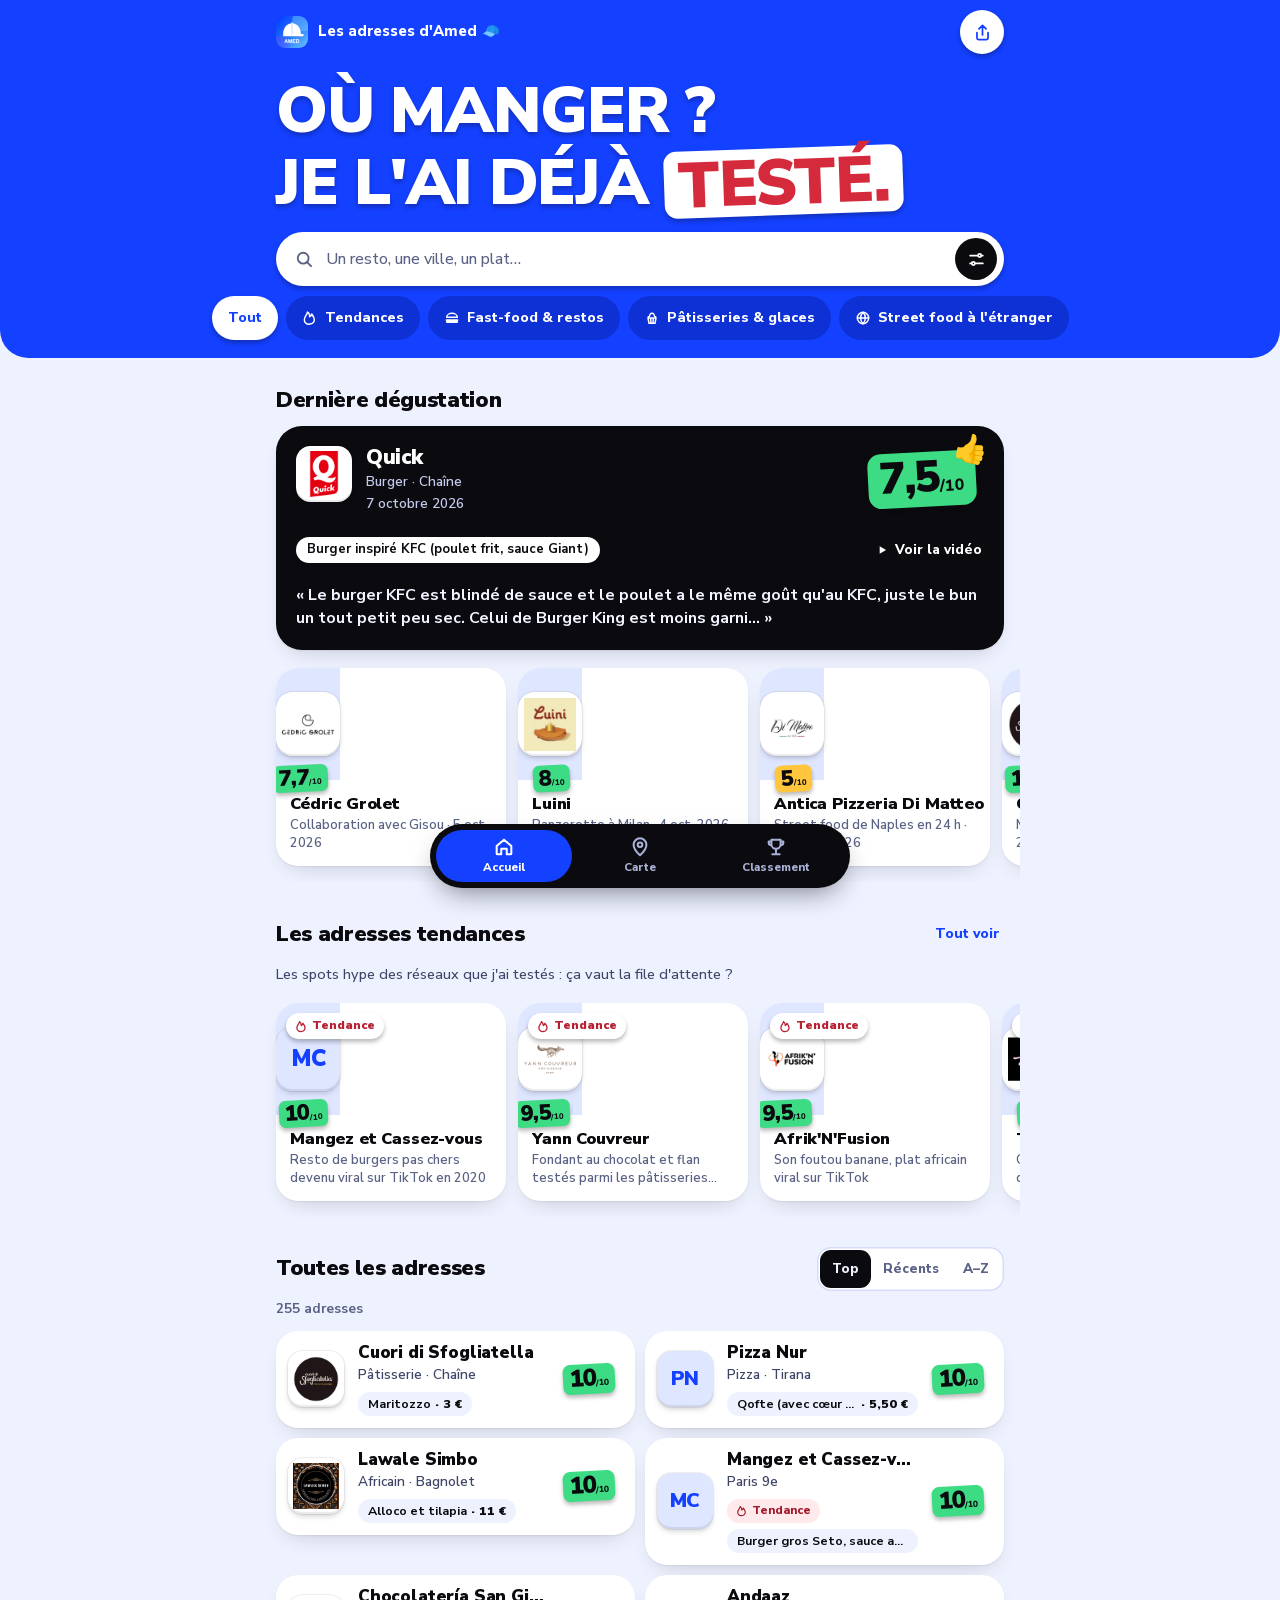
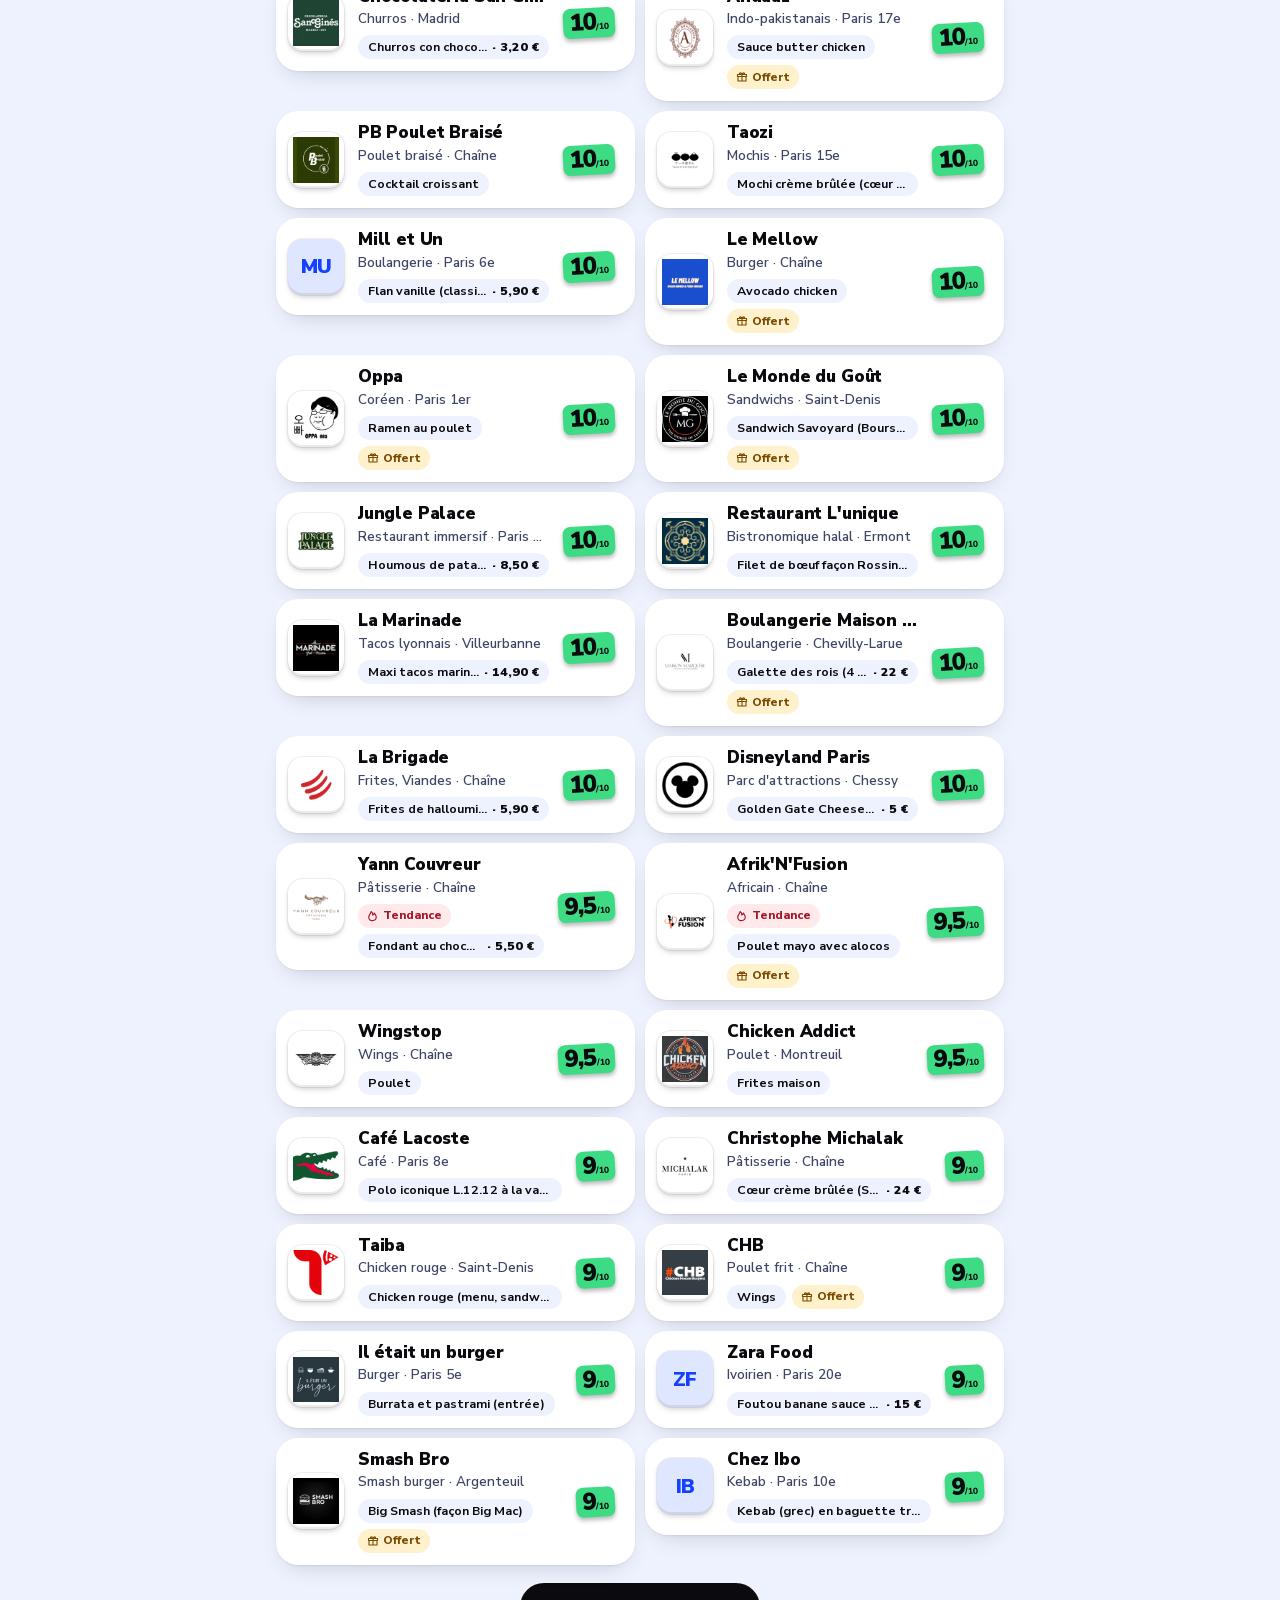
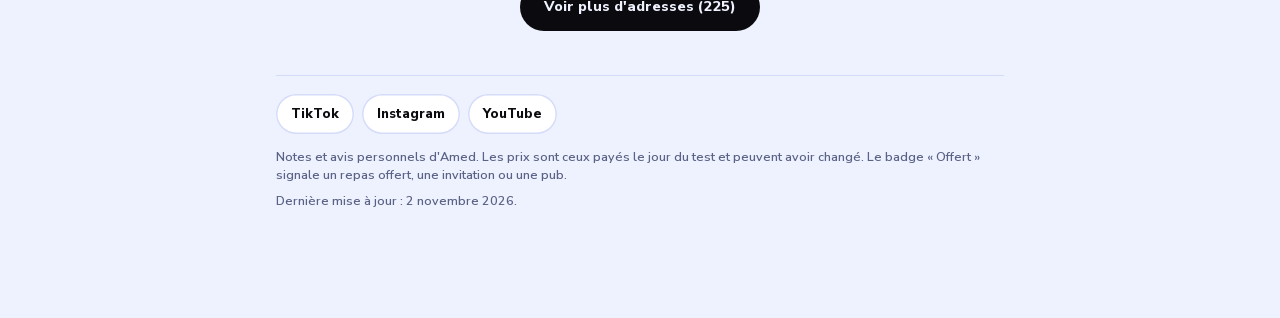
<file: index.html>
<!doctype html>
<html lang="fr">
<head>
  <meta charset="utf-8">
  <meta name="viewport" content="width=device-width, initial-scale=1, viewport-fit=cover">
  <title>Les adresses d'Amed 🧢</title>
  <meta name="description" content="Tous les fast-foods, restos, pâtisseries et street food testés par Amed (Cabezer) sur TikTok, Instagram et YouTube : notes sur 10, avis, plats goûtés, prix et vidéos.">
  <meta name="theme-color" content="#1440FF">
  <meta property="og:title" content="Les adresses d'Amed 🧢">
  <meta property="og:description" content="Les adresses testées par Amed, notées sur 10, avec ses avis et ses vidéos.">
  <meta property="og:type" content="website">
  <link rel="icon" href="assets/icons/icon.svg" type="image/svg+xml">
  <link rel="apple-touch-icon" href="assets/icons/apple-touch-icon.png">
  <link rel="manifest" href="manifest.webmanifest">
  <meta name="apple-mobile-web-app-capable" content="yes">
  <meta name="apple-mobile-web-app-status-bar-style" content="black-translucent">
  <meta name="apple-mobile-web-app-title" content="Adresses d'Amed">
  <link rel="stylesheet" href="assets/style.css?v=34">
</head>
<body>
  <svg width="0" height="0" style="position:absolute" aria-hidden="true">
    <symbol id="i-home" viewBox="0 0 24 24"><path d="M4 11 12 4l8 7v8a1 1 0 0 1-1 1h-4v-6H9v6H5a1 1 0 0 1-1-1z"/></symbol>
    <symbol id="i-map" viewBox="0 0 24 24"><path d="M12 21s7-6.2 7-11.5a7 7 0 0 0-14 0C5 14.8 12 21 12 21z"/><circle cx="12" cy="9.5" r="2.5"/></symbol>
    <symbol id="i-trophy" viewBox="0 0 24 24"><path d="M7 4h10v5a5 5 0 0 1-10 0zM7 6H4v1a3 3 0 0 0 3 3M17 6h3v1a3 3 0 0 1-3 3M12 14v4M8 20h8"/></symbol>
    <symbol id="i-search" viewBox="0 0 24 24"><circle cx="11" cy="11" r="6.5"/><path d="m16 16 4.5 4.5"/></symbol>
    <symbol id="i-sliders" viewBox="0 0 24 24"><path d="M4 7h10M18 7h2M4 17h2M10 17h10"/><circle cx="16" cy="7" r="2"/><circle cx="8" cy="17" r="2"/></symbol>
    <symbol id="i-close" viewBox="0 0 24 24"><path d="M6 6l12 12M18 6 6 18"/></symbol>
    <symbol id="i-share" viewBox="0 0 24 24"><path d="M12 15V3M7.5 7.5 12 3l4.5 4.5M5 12v7a2 2 0 0 0 2 2h10a2 2 0 0 0 2-2v-7"/></symbol>
    <symbol id="i-pin" viewBox="0 0 24 24"><path d="M12 21s-7-6.2-7-12a7 7 0 0 1 14 0c0 5.8-7 12-7 12z"/><circle cx="12" cy="9" r="2.5"/></symbol>
    <symbol id="i-route" viewBox="0 0 24 24"><path d="M5 19a2 2 0 1 0 0-4 2 2 0 0 0 0 4zM19 9a2 2 0 1 0 0-4 2 2 0 0 0 0 4zM7 17h7a3 3 0 0 0 0-6h-4a3 3 0 0 1 0-6h7"/></symbol>
    <symbol id="i-play" viewBox="0 0 24 24"><path d="M8 5.5v13l11-6.5z" fill="currentColor" stroke="none"/></symbol>
    <symbol id="i-plus" viewBox="0 0 24 24"><path d="M12 5v14M5 12h14"/></symbol>
    <symbol id="i-minus" viewBox="0 0 24 24"><path d="M5 12h14"/></symbol>
    <symbol id="i-flame" viewBox="0 0 24 24"><path d="M12 21a6.5 6.5 0 0 0 6.5-6.5c0-3.6-2.4-5.8-3.8-8.5-.6 2.3-1.8 3.6-3.2 4.2.3-2.9-.8-5.6-3.3-7.2.3 3.4-4.7 6.3-4.7 11.5A6.5 6.5 0 0 0 12 21z"/></symbol>
    <symbol id="i-gift" viewBox="0 0 24 24"><path d="M4 11h16v9H4zM3 7h18v4H3zM12 7v13M12 7S10.5 3 8 3.8 7.5 7 12 7zm0 0s1.5-4 4-3.2.5 3.2-4 3.2z"/></symbol>
    <symbol id="i-burger" viewBox="0 0 24 24"><path d="M4 11a8 6 0 0 1 16 0zM3.5 15h17M5 18.5h14a1 1 0 0 0 1-1V17H4v.5a1 1 0 0 0 1 1z"/></symbol>
    <symbol id="i-cake" viewBox="0 0 24 24"><path d="M6 12h12l-1.5 8h-9zM6 12a3 3 0 0 1 2.5-3A3.5 3.5 0 0 1 12 5a3.5 3.5 0 0 1 3.5 4A3 3 0 0 1 18 12M10 12l.5 8M14 12l-.5 8"/></symbol>
    <symbol id="i-globe" viewBox="0 0 24 24"><circle cx="12" cy="12" r="8.5"/><path d="M3.5 12h17M12 3.5c2.4 2.4 3.5 5.2 3.5 8.5s-1.1 6.1-3.5 8.5c-2.4-2.4-3.5-5.2-3.5-8.5s1.1-6.1 3.5-8.5z"/></symbol>
  </svg>

  <div class="app" id="app">
    <!-- Accueil -->
    <section class="view" id="view-home" aria-label="Accueil">
      <header class="band">
        <div class="brandrow">
          <a class="brand" href="./" aria-label="Les adresses d'Amed, accueil">
            <img src="assets/icons/icon-192.png" alt="" width="32" height="32">
            <span>Les adresses d'Amed 🧢</span>
          </a>
          <button class="round-btn" id="share-site" aria-label="Partager le guide"><svg><use href="#i-share"/></svg></button>
        </div>
        <h1 class="headline">Où manger ?<br>Je l'ai déjà <span class="label-red">testé.</span></h1>
      </header>

      <div class="searchbar" id="searchbar">
        <div class="search">
          <svg aria-hidden="true"><use href="#i-search"/></svg>
          <label class="visually-hidden" for="q">Rechercher une adresse</label>
          <input id="q" type="search" placeholder="Un resto, une ville, un plat…" autocomplete="off" enterkeyhint="search">
          <button type="button" class="filter-btn" id="open-filters" aria-label="Filtres" aria-haspopup="dialog">
            <svg aria-hidden="true"><use href="#i-sliders"/></svg>
            <span class="badge" id="filter-count" hidden></span>
          </button>
        </div>
      </div>
      <div class="pills" id="cats" role="group" aria-label="Catégories"></div>

      <main class="page">
        <section class="section" id="sec-new">
          <div class="section__head"><h2>Dernière dégustation</h2></div>
          <div id="featured"></div>
          <div class="carousel" id="latest" aria-label="Dégustations précédentes"></div>
        </section>

        <section class="section" id="sec-hot" hidden>
          <div class="section__head">
            <h2>Les adresses tendances</h2>
            <button class="link-btn" data-cat-link="tendances">Tout voir</button>
          </div>
          <p class="section__lead">Les spots hype des réseaux que j'ai testés : ça vaut la file d'attente ?</p>
          <div class="carousel" id="hot"></div>
        </section>

        <section class="section" id="sec-all">
          <div class="section__head">
            <h2 id="list-title">Toutes les adresses</h2>
            <div class="segmented" role="radiogroup" aria-label="Trier par" id="sort">
              <button role="radio" aria-checked="true" data-sort="note">Top</button>
              <button role="radio" aria-checked="false" data-sort="recent">Récents</button>
              <button role="radio" aria-checked="false" data-sort="nom">A–Z</button>
            </div>
          </div>
          <p class="count" id="count" aria-live="polite"></p>
          <ul class="rows" id="cards"></ul>
          <button class="more" id="more" hidden>Voir plus d'adresses</button>
          <div class="empty" id="empty" hidden>
            <p class="empty__big">Rien trouvé.</p>
            <p>Je n'ai pas encore testé ça. Essaie un autre mot ou enlève des filtres.</p>
            <button class="btn btn--ink" id="reset-empty">Tout réafficher</button>
          </div>
        </section>
        <footer class="footer"></footer>
      </main>
    </section>

    <!-- Carte -->
    <section class="view" id="view-map" aria-label="Carte" hidden>
      <header class="band band--slim"><h1 class="page-title">La carte</h1><p class="page-sub" id="map-note"></p></header>
      <div class="map-wrap"><div id="map" class="map"></div></div>
    </section>

    <!-- Classement -->
    <section class="view" id="view-top" aria-label="Classement" hidden>
      <header class="band band--slim">
        <h1 class="page-title">Le classement</h1>
        <p class="page-sub">Mes meilleures adresses, les plats qui m'ont marqué et les déceptions.</p>
        <div class="podium" id="podium"></div>
      </header>
      <main class="page">
        <section class="section"><div class="section__head"><h2>Mon top 10</h2></div><ol class="rows rows--rank" id="top"></ol></section>
        <section class="section"><div class="section__head"><h2>Les meilleurs plats</h2></div><ol class="rows rows--rank" id="top-plats"></ol></section>
        <section class="section"><div class="section__head"><h2>Les déceptions</h2></div><ol class="rows rows--rank" id="flop"></ol></section>
        <footer class="footer"></footer>
      </main>
    </section>
  </div>

  <template id="footer-tpl">
    <div class="socials">
      <a href="https://www.tiktok.com/@cabezer225" target="_blank" rel="noopener">TikTok</a>
      <a href="https://www.instagram.com/cabezer/" target="_blank" rel="noopener">Instagram</a>
      <a href="https://www.youtube.com/@cabezer225" target="_blank" rel="noopener">YouTube</a>
    </div>
    <p>Notes et avis personnels d'Amed. Les prix sont ceux payés le jour du test et peuvent avoir changé. Le badge « Offert » signale un repas offert, une invitation ou une pub.</p>
    <p class="maj"></p>
  </template>

  <nav class="tabbar" aria-label="Navigation">
    <span class="tabbar__glider" aria-hidden="true"></span>
    <button class="tab is-active" data-view="home" aria-current="page"><svg aria-hidden="true"><use href="#i-home"/></svg><span>Accueil</span></button>
    <button class="tab" data-view="map"><svg aria-hidden="true"><use href="#i-map"/></svg><span>Carte</span></button>
    <button class="tab" data-view="top"><svg aria-hidden="true"><use href="#i-trophy"/></svg><span>Classement</span></button>
  </nav>

  <div class="install" id="install" hidden>
    <img src="assets/icons/icon-192.png" alt="" width="40" height="40">
    <p><b>Mets le guide sur ton écran d'accueil</b><span id="install-txt">Il s'ouvre comme une appli.</span></p>
    <button class="btn btn--sm" id="install-go">Ajouter</button>
    <button class="round-btn round-btn--sm round-btn--soft" id="install-close" aria-label="Fermer"><svg><use href="#i-close"/></svg></button>
  </div>

  <dialog class="sheet" id="sheet" aria-labelledby="sheet-title">
    <div class="sheet__grab" aria-hidden="true"></div>
    <div class="sheet__body" id="sheet-body"></div>
  </dialog>

  <dialog class="sheet sheet--filters" id="filters" aria-labelledby="filters-title">
    <div class="sheet__grab" aria-hidden="true"></div>
    <div class="sheet__body">
      <div class="filters-head" data-drag>
        <h2 id="filters-title">Filtres</h2>
        <button class="round-btn round-btn--soft" data-close aria-label="Fermer"><svg><use href="#i-close"/></svg></button>
      </div>
      <h3 class="label">Ville</h3>
      <div class="chips" id="f-ville"></div>
      <h3 class="label">Type d'adresse</h3>
      <div class="chips" id="f-type">
        <button class="chip-btn is-on" data-v="">Toutes</button>
        <button class="chip-btn" data-v="chaine">Chaînes</button>
        <button class="chip-btn" data-v="independant">Indépendants</button>
      </div>
      <h3 class="label">Note minimum <output id="f-note-out">toutes</output></h3>
      <input type="range" id="f-note" min="0" max="9" step="1" value="0" aria-label="Note minimum">
      <label class="toggle"><input type="checkbox" id="f-rated"> <span>Seulement les adresses déjà notées</span></label>
      <div class="filters-foot">
        <button class="btn btn--soft" id="f-reset">Réinitialiser</button>
        <button class="btn" data-close id="f-apply">Voir les adresses</button>
      </div>
    </div>
  </dialog>

  <script src="assets/app.js?v=34" defer></script>
</body>
</html>
</file>
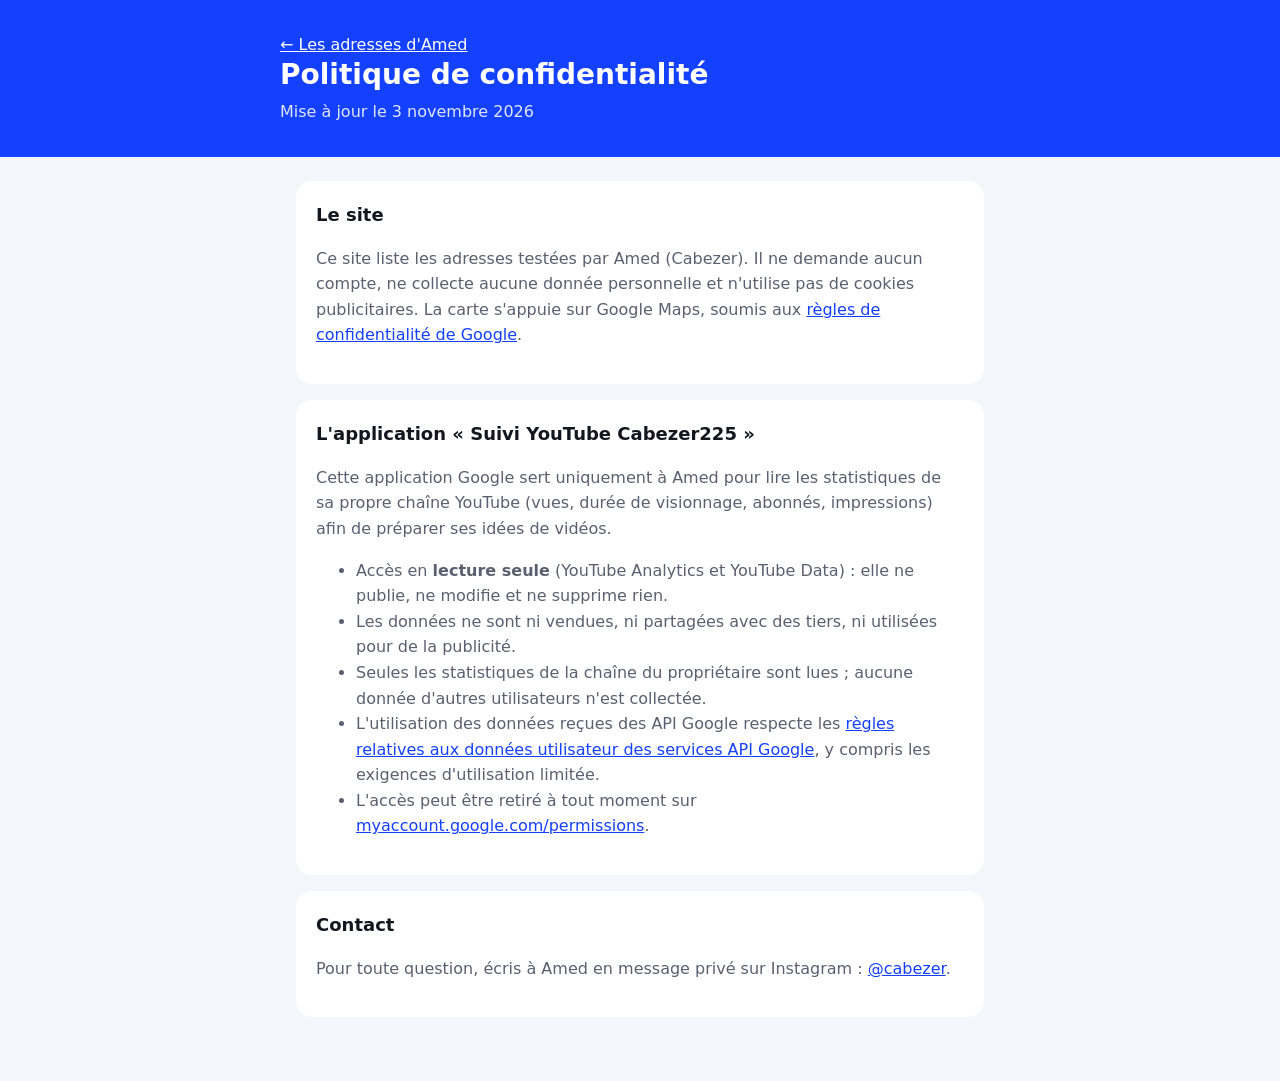
<file: confidentialite.html>
<!doctype html>
<html lang="fr">
<head>
  <meta charset="utf-8">
  <meta name="viewport" content="width=device-width, initial-scale=1">
  <title>Confidentialité · Les adresses d'Amed</title>
  <meta name="robots" content="noindex">
  <link rel="icon" href="assets/icons/icon.svg" type="image/svg+xml">
  <style>
    :root { --bleu: #1440FF; --texte: #14161f; --doux: #5b6070; --fond: #f5f6fb; --carte: #fff; }
    @media (prefers-color-scheme: dark) { :root { --texte: #eef0f7; --doux: #a3a8b8; --fond: #0e1020; --carte: #181b2e; } }
    * { box-sizing: border-box; }
    body { margin: 0; font: 16px/1.6 system-ui, -apple-system, "Segoe UI", sans-serif; color: var(--texte); background: var(--fond); }
    header { background: var(--bleu); color: #fff; padding: 32px 16px; }
    header a { color: #fff; }
    main, header > div { max-width: 720px; margin: 0 auto; }
    main { padding: 24px 16px 48px; }
    section { background: var(--carte); border-radius: 16px; padding: 20px; margin-bottom: 16px; }
    h1 { margin: 0; font-size: 28px; line-height: 1.2; }
    h2 { margin: 0 0 8px; font-size: 18px; }
    p, li { color: var(--doux); }
    a { color: var(--bleu); }
    @media (prefers-color-scheme: dark) { main a { color: #8aa2ff; } }
  </style>
</head>
<body>
  <header><div>
    <a href="./">← Les adresses d'Amed</a>
    <h1>Politique de confidentialité</h1>
    <p style="color:#dfe5ff;margin:8px 0 0">Mise à jour le 3 novembre 2026</p>
  </div></header>
  <main>
    <section>
      <h2>Le site</h2>
      <p>Ce site liste les adresses testées par Amed (Cabezer). Il ne demande aucun compte, ne collecte aucune donnée personnelle et n'utilise pas de cookies publicitaires. La carte s'appuie sur Google Maps, soumis aux <a href="https://policies.google.com/privacy">règles de confidentialité de Google</a>.</p>
    </section>
    <section>
      <h2>L'application « Suivi YouTube Cabezer225 »</h2>
      <p>Cette application Google sert uniquement à Amed pour lire les statistiques de sa propre chaîne YouTube (vues, durée de visionnage, abonnés, impressions) afin de préparer ses idées de vidéos.</p>
      <ul>
        <li>Accès en <strong>lecture seule</strong> (YouTube Analytics et YouTube Data) : elle ne publie, ne modifie et ne supprime rien.</li>
        <li>Les données ne sont ni vendues, ni partagées avec des tiers, ni utilisées pour de la publicité.</li>
        <li>Seules les statistiques de la chaîne du propriétaire sont lues ; aucune donnée d'autres utilisateurs n'est collectée.</li>
        <li>L'utilisation des données reçues des API Google respecte les <a href="https://developers.google.com/terms/api-services-user-data-policy">règles relatives aux données utilisateur des services API Google</a>, y compris les exigences d'utilisation limitée.</li>
        <li>L'accès peut être retiré à tout moment sur <a href="https://myaccount.google.com/permissions">myaccount.google.com/permissions</a>.</li>
      </ul>
    </section>
    <section>
      <h2>Contact</h2>
      <p>Pour toute question, écris à Amed en message privé sur Instagram : <a href="https://www.instagram.com/cabezer/">@cabezer</a>.</p>
    </section>
  </main>
</body>
</html>
</file>
<file: assets/style.css>
/* Les adresses d'Amed — « Le verdict, comme dans tes vidéos »
   One blue ramp, one type family (Avenir Next, like the videos), white labels with a short crisp shadow,
   score stamps slammed on. No backdrop blur and no endless animation: everything stays smooth on small phones. */

:root {
  --blue-50: #EEF2FF;
  --blue-100: #DFE6FF;
  --blue-200: #C2CFFF;
  --blue-300: #93A8FF;
  --blue-500: #1440FF;
  --blue-600: #0E31D6;
  --blue-700: #0A25A8;
  --blue-900: #0A1033;

  --ground: var(--blue-50);
  --surface: #FFFFFF;
  --surface-2: var(--blue-50);
  --line: #D5DCFA;
  --ink: #0B0B0F;
  --ink-2: #3E4566;
  --ink-3: #5A6285;
  --shell: var(--blue-500);
  --shell-2: var(--blue-600);
  --on-shell: #FFFFFF;
  --on-shell-2: #DCE3FF;
  --accent: #D42A3C;          /* keyword red, like the subtitles; on white only */

  --good: #3DDC84;
  --mid: #FFC53D;
  --bad: #FF8F6B;

  --shadow-label: 0 3px 4px rgb(11 11 15 / .28);
  --shadow-card: 0 1px 2px rgb(8 10 20 / .06), 0 10px 24px -12px rgb(8 10 20 / .22);
  --shadow-lift: 0 2px 4px rgb(8 10 20 / .08), 0 22px 40px -16px rgb(8 10 20 / .38);

  --font: "Avenir Next", "Avenir", "Nunito Sans", system-ui, -apple-system, sans-serif;
  --ease: cubic-bezier(.16, 1, .3, 1);          /* expo out */
  --pop: cubic-bezier(.3, 1.6, .5, 1);          /* the videos' pop 80 → 104 → 100 */
  --radius: 22px;
  --tabbar-h: 64px;
  --safe-t: env(safe-area-inset-top, 0px);
  --safe-b: env(safe-area-inset-bottom, 0px);
  color-scheme: light;
}

@media (prefers-color-scheme: dark) {
  :root {
    --ground: #070B1F;
    --surface: #111833;
    --surface-2: #19224A;
    --line: #222C57;
    --ink: #F2F4FF;
    --ink-2: #C3CAEB;
    --ink-3: #9BA4CC;
    --shell: #1236E0;
    --shell-2: #0C27B0;
    --shadow-card: 0 1px 2px rgb(0 0 0 / .4), 0 10px 24px -12px rgb(0 0 0 / .6);
    --shadow-lift: 0 2px 4px rgb(0 0 0 / .4), 0 22px 40px -16px rgb(0 0 0 / .8);
    color-scheme: dark;
  }
}

@font-face {
  font-family: "Nunito Sans"; font-style: normal; font-weight: 500 900; font-display: swap;
  src: url(fonts/nunito-sans-latin.woff2) format("woff2");
  unicode-range: U+0000-00FF, U+0131, U+0152-0153, U+02BB-02BC, U+02C6, U+02DA, U+02DC, U+0304, U+0308, U+0329, U+2000-206F, U+20AC, U+2122, U+2191, U+2193, U+2212, U+2215, U+FEFF, U+FFFD;
}

*, *::before, *::after { box-sizing: border-box; }
html { -webkit-text-size-adjust: 100%; }
body {
  margin: 0; min-height: 100dvh; background: var(--shell); color: var(--ink);
  font: 500 16px/1.45 var(--font); font-synthesis: none;
  -webkit-font-smoothing: antialiased; -webkit-tap-highlight-color: transparent;
  overflow-x: hidden; caret-color: var(--blue-500);
}
::selection { background: var(--blue-500); color: #fff; }
a { color: inherit; }
button, input { font: inherit; color: inherit; }
button { cursor: pointer; border: 0; background: none; padding: 0; }
svg { width: 22px; height: 22px; fill: none; stroke: currentColor; stroke-width: 2.2; stroke-linecap: round; stroke-linejoin: round; flex: none; }
img { display: block; max-width: 100%; }
[hidden] { display: none !important; }
.visually-hidden { position: absolute; width: 1px; height: 1px; overflow: hidden; clip: rect(0 0 0 0); white-space: nowrap; }
:focus-visible { outline: 3px solid var(--focus, var(--blue-500)); outline-offset: 2px; border-radius: 12px; }
.tnum { font-variant-numeric: tabular-nums; }

/* The page sits on the ground; the blue shell owns the top. */
.app { background: var(--ground); min-height: 100dvh; transform-origin: 50% var(--origin-y, 50vh); transition: transform .5s var(--ease), border-radius .5s var(--ease); }
.app.is-behind { transform: scale(.94); border-radius: 26px; overflow: clip; }
.view { padding-bottom: calc(var(--tabbar-h) + 36px + var(--safe-b)); }
.view.is-entering { animation: view-in .32s var(--ease); }
@keyframes view-in { from { opacity: .4; transform: translateY(10px); } }
.page { max-width: 760px; margin: 0 auto; padding: 0 16px; }

/* ───────── Shell ───────── */
.band, .searchbar, .pills { --focus: #fff; }
.band { background: var(--shell); color: var(--on-shell); padding: calc(10px + var(--safe-t)) 16px 6px; }
.band > * { max-width: 728px; margin-left: auto; margin-right: auto; }
.brandrow { display: flex; align-items: center; justify-content: space-between; height: 44px; }
.brand { display: flex; align-items: center; gap: 10px; text-decoration: none; font-weight: 800; font-size: 15px; letter-spacing: -.005em; }
.brand img { border-radius: 9px; }
.round-btn { width: 44px; height: 44px; border-radius: 50%; display: grid; place-items: center; background: #fff; color: var(--blue-500); box-shadow: var(--shadow-label); transition: transform .2s var(--ease); }
.round-btn:active { transform: scale(.9); }
.round-btn svg { width: 19px; height: 19px; }
.round-btn--soft { background: var(--surface-2); color: var(--ink); box-shadow: none; }
.round-btn--sm { width: 36px; height: 36px; }
.round-btn--sm svg { width: 16px; height: 16px; }

.headline {
  margin: 14px auto 6px; font-weight: 900; text-transform: uppercase;
  font-size: clamp(40px, 11.6vw, 64px); line-height: .98; letter-spacing: -.02em;
  text-shadow: 0 3px 4px rgb(11 11 15 / .28); text-wrap: balance;
}
.label-red {
  display: inline-block; margin-top: .08em; padding: .06em .22em 0; border-radius: .2em;
  background: #fff; color: var(--accent); text-shadow: none; transform: rotate(-2deg); box-shadow: var(--shadow-label);
}

/* Search sticks under the status bar, on the shell colour. */
.searchbar { position: sticky; top: 0; z-index: 30; background: var(--shell); padding: calc(7px + var(--safe-t)) 16px 8px; margin-top: calc(-1px - var(--safe-t)); transition: box-shadow .25s var(--ease); }
.searchbar.is-stuck { box-shadow: 0 8px 18px -10px rgb(8 10 20 / .55); }
.search {
  max-width: 728px; margin: 0 auto; display: flex; align-items: center; gap: 10px; height: 54px; padding: 0 7px 0 18px;
  border-radius: 27px; background: #fff; color: #0B0B0F; box-shadow: var(--shadow-label);
}
.search > svg { color: #5A6285; width: 20px; height: 20px; }
.search input { flex: 1; min-width: 0; height: 100%; border: 0; outline: 0; background: transparent; font-size: 16px; font-weight: 600; color: #0B0B0F; }
.search input::placeholder { color: #5A6285; font-weight: 500; }
.search input::-webkit-search-cancel-button { filter: grayscale(1); }
.search:focus-within { box-shadow: var(--shadow-label), 0 0 0 3px var(--blue-300); }
.filter-btn { position: relative; width: 42px; height: 42px; border-radius: 50%; display: grid; place-items: center; background: #0B0B0F; color: #fff; flex: none; transition: transform .2s var(--ease); }
.filter-btn:active { transform: scale(.9); }
.filter-btn svg { width: 19px; height: 19px; }
.badge { position: absolute; top: -3px; right: -3px; min-width: 20px; height: 20px; padding: 0 5px; display: grid; place-items: center; border-radius: 999px; font-size: 11px; font-weight: 900; background: #fff; color: var(--blue-500); box-shadow: 0 0 0 2px #0B0B0F; }

.pills { display: flex; gap: 8px; padding: 2px 16px 18px; overflow-x: auto; scrollbar-width: none; background: var(--shell); border-radius: 0 0 28px 28px; scroll-padding-inline: 16px; }
.pills::-webkit-scrollbar { display: none; }
.pill {
  flex: none; height: 44px; padding: 0 16px; border-radius: 22px; display: inline-flex; align-items: center; gap: 7px;
  background: var(--shell-2); color: #fff; font-weight: 800; font-size: 14px; white-space: nowrap;
  transition: background .2s var(--ease), color .2s var(--ease), transform .2s var(--ease);
}
.pill svg { width: 16px; height: 16px; }
.pill:active { transform: scale(.95); }
.pill[aria-pressed="true"] { background: #fff; color: var(--blue-500); box-shadow: var(--shadow-label); }
@media (min-width: 760px) { .pills { justify-content: center; } }

/* ───────── Sections ───────── */
.section { margin-top: 30px; }
.section__head { display: flex; flex-wrap: wrap; align-items: center; justify-content: space-between; gap: 10px; margin-bottom: 12px; }
.section__head h2 { margin: 0; font-size: 22px; line-height: 1.15; font-weight: 900; letter-spacing: -.015em; }
.section__lead { margin: -4px 0 14px; color: var(--ink-2); font-size: 14.5px; }
.count { margin: -4px 0 12px; color: var(--ink-3); font-size: 13.5px; font-weight: 700; }
.link-btn { min-height: 44px; padding: 0 4px; color: var(--blue-500); font-weight: 800; font-size: 14px; }
@media (prefers-color-scheme: dark) { .link-btn { color: var(--blue-300); } }
.segmented { display: flex; padding: 3px; border-radius: 14px; background: var(--surface); box-shadow: inset 0 0 0 1.5px var(--line); }
.segmented button { min-height: 38px; padding: 0 12px; border-radius: 11px; font-size: 13.5px; font-weight: 800; color: var(--ink-3); transition: background .2s var(--ease), color .2s var(--ease); }
.segmented button[aria-checked="true"] { background: var(--ink); color: var(--ground); }

/* ───────── Labels and stamps (the video vocabulary) ───────── */
.label {
  display: inline-flex; align-items: center; min-width: 0; max-width: 100%; padding: 5px 11px 6px; border-radius: 999px;
  background: #fff; color: #0B0B0F; font-weight: 700; font-size: 13px; line-height: 1.2; white-space: nowrap;
  box-shadow: var(--shadow-label);
}
.label__t { min-width: 0; overflow: hidden; text-overflow: ellipsis; }
.label b { flex: none; font-weight: 900; margin-left: .3em; }
.label--soft { background: var(--surface-2); color: var(--ink); box-shadow: none; }

.stamp {
  --n: 30px; position: relative; display: inline-flex; align-items: baseline; flex: none;
  padding: .1em .26em .14em; border-radius: .3em; background: var(--c, var(--good)); color: #0B0B0F;
  font-weight: 900; font-size: var(--n); line-height: 1; letter-spacing: -.035em; font-variant-numeric: tabular-nums;
  transform: rotate(-3deg); box-shadow: var(--shadow-label);
}
.stamp small { font-size: .36em; font-weight: 800; letter-spacing: 0; margin-left: .06em; }
.stamp .emo { position: absolute; right: -.42em; top: -.48em; font-size: .62em; transform: rotate(10deg); }
.stamp--good { --c: var(--good); } .stamp--mid { --c: var(--mid); } .stamp--bad { --c: var(--bad); }
.stamp--none { background: transparent; color: var(--ink-3); box-shadow: inset 0 0 0 2px var(--line); font-size: 12px; letter-spacing: 0; padding: 7px 9px; transform: none; text-transform: uppercase; font-weight: 900; line-height: 1.05; text-align: center; }
.stamp--sm { --n: 22px; }
.stamp--lg { --n: 44px; }
.stamp--xl { --n: 58px; }

/* Logo tiles carry a slight relief. */
.tile {
  --s: 56px; position: relative; width: var(--s); height: var(--s); flex: none; display: grid; place-items: center;
  border-radius: calc(var(--s) * .26); background: #fff; overflow: hidden;
  box-shadow: inset 0 -2px 0 rgb(8 10 20 / .08), 0 0 0 1px rgb(8 10 20 / .06), 0 3px 6px -2px rgb(8 10 20 / .25);
}
.tile img { width: 82%; height: 82%; object-fit: contain; }
.tile--mono { background: var(--blue-100); color: var(--blue-500); font-size: calc(var(--s) * .36); font-weight: 900; letter-spacing: -.03em; }
@media (prefers-color-scheme: dark) { .tile--mono { background: var(--surface-2); color: var(--blue-200); } }

/* Press-to-lift: the touched card tilts toward the finger. */
.lift { transition: transform .45s var(--ease), box-shadow .45s var(--ease); }
.lift.is-tilt, .lift.is-pressed { transform: perspective(800px) rotateX(var(--rx, 0deg)) rotateY(var(--ry, 0deg)) translateZ(var(--tz, 0px)); }
.lift.is-pressed { --tz: 14px; box-shadow: var(--shadow-lift); transition-duration: .18s; }

/* ───────── Featured tasting ───────── */
.feature {
  position: relative; display: grid; grid-template-columns: 56px 1fr auto; column-gap: 14px; align-items: start; width: 100%; text-align: left;
  padding: 16px; border-radius: 26px; background: #0B0B0F; color: #fff; box-shadow: var(--shadow-card);
}
@media (prefers-color-scheme: dark) { .feature { background: var(--surface); box-shadow: inset 0 0 0 1px var(--line); } }
.feature__hit { position: absolute; inset: 0; z-index: 1; border-radius: inherit; }
.feature__hit:focus-visible { outline-offset: 3px; }
.feature__name { display: block; overflow-wrap: anywhere; font-size: 21px; line-height: 1.1; font-weight: 900; letter-spacing: -.015em; }
.feature__meta { display: block; margin-top: 3px; white-space: nowrap; overflow: hidden; text-overflow: ellipsis; font-size: 13.5px; color: #C3CAEB; font-weight: 600; }
.feature .stamp { margin: 6px 8px 0 0; }
.feature__low { grid-column: 1 / -1; min-width: 0; display: flex; align-items: center; justify-content: space-between; gap: 10px; margin-top: 14px; }
.feature__quote { grid-column: 1 / -1; margin: 12px 0 0; font-size: 16px; line-height: 1.45; font-weight: 700; color: #F2F4FF; text-wrap: pretty; }
.watch { position: relative; z-index: 2; flex: none; display: inline-flex; align-items: center; gap: 6px; min-height: 44px; padding: 0 2px; text-decoration: none; font-weight: 800; font-size: 13.5px; color: #fff; }
.watch svg { width: 14px; height: 14px; }

/* ───────── Carousels ───────── */
.carousel {
  display: grid; grid-auto-flow: column; grid-auto-columns: min(66%, 230px); gap: 12px;
  margin: 14px -16px 0; padding: 4px 16px 16px; overflow-x: auto; scroll-snap-type: x mandatory; scroll-padding-inline: 16px; scrollbar-width: none;
}
.carousel::-webkit-scrollbar { display: none; }
.slide { scroll-snap-align: start; position: relative; display: flex; flex-direction: column; text-align: left; border-radius: var(--radius); overflow: hidden; background: var(--surface); box-shadow: var(--shadow-card); }
.slide__top { position: relative; height: 112px; display: grid; place-items: center; background: var(--blue-100); }
@media (prefers-color-scheme: dark) { .slide__top { background: var(--surface-2); } }
.slide__top .tile { --s: 64px; }
.slide__top .stamp { position: absolute; right: 12px; bottom: -12px; }
.slide__top .hot { position: absolute; left: 10px; top: 10px; }
.slide__body { padding: 14px 14px 14px; }
.slide__name { display: block; font-weight: 900; font-size: 16.5px; line-height: 1.2; letter-spacing: -.01em; white-space: nowrap; overflow: hidden; text-overflow: ellipsis; }
.slide__meta { display: -webkit-box; margin-top: 3px; color: var(--ink-3); font-size: 13px; font-weight: 600; line-height: 1.35; -webkit-line-clamp: 2; -webkit-box-orient: vertical; overflow: hidden; }
.hot { display: inline-flex; align-items: center; gap: 4px; height: 26px; padding: 0 9px; border-radius: 13px; background: #fff; color: #B81F31; font-size: 12px; font-weight: 900; box-shadow: var(--shadow-label); }
.hot svg { width: 13px; height: 13px; stroke-width: 2.4; }

/* ───────── Rows ───────── */
.rows { list-style: none; margin: 0; padding: 0; display: grid; gap: 10px; }
@media (min-width: 760px) { .rows:not(.rows--rank) { grid-template-columns: 1fr 1fr; } }
.row {
  display: grid; grid-template-columns: 56px 1fr auto; align-items: center; column-gap: 14px; width: 100%; min-height: 84px;
  padding: 12px 16px 12px 12px; text-align: left; border-radius: var(--radius); background: var(--surface); box-shadow: var(--shadow-card);
}
.row__txt { min-width: 0; }
.row__name { display: block; font-size: 17px; line-height: 1.2; font-weight: 900; letter-spacing: -.01em; white-space: nowrap; overflow: hidden; text-overflow: ellipsis; }
.row__meta { display: block; margin-top: 2px; color: var(--ink-2); font-size: 13.5px; font-weight: 600; white-space: nowrap; overflow: hidden; text-overflow: ellipsis; }
.row__tags { display: flex; flex-wrap: wrap; gap: 6px; margin-top: 7px; min-width: 0; }
.row__tags .label { font-size: 12.5px; padding: 4px 10px 5px; }
@media (max-width: 420px) { .row__name { white-space: normal; display: -webkit-box; -webkit-line-clamp: 2; -webkit-box-orient: vertical; } }
.row .stamp { --n: 24px; margin-right: 4px; }
.tag { display: inline-flex; align-items: center; gap: 4px; height: 24px; padding: 0 9px; border-radius: 12px; font-size: 12px; font-weight: 800; background: var(--surface-2); color: var(--ink-2); white-space: nowrap; }
.tag svg { width: 12px; height: 12px; }
.tag--hot { color: #A3172A; background: #FFE9EB; }
.tag--closed { color: #A3172A; background: #FFE3E6; }
.tag--gift { color: #7A4B00; background: #FFF1CC; }
@media (prefers-color-scheme: dark) { .tag--hot { background: #3A1520; color: #FF8A96; } .tag--closed { background: #3A1520; color: #FF8A96; } .tag--gift { background: #33270B; color: #FFD27A; } }
.rank-pos { width: 30px; text-align: center; font-size: 20px; font-weight: 900; color: var(--ink-3); font-variant-numeric: tabular-nums; }
.rows--rank .row { grid-template-columns: 30px 1fr auto; padding-left: 10px; min-height: 72px; }
.rank-empty { color: var(--ink-3); font-size: 14.5px; padding: 6px 2px; }

.more { display: block; margin: 18px auto 0; min-height: 48px; padding: 0 24px; border-radius: 24px; background: var(--ink); color: var(--ground); font-weight: 800; font-size: 14.5px; transition: transform .2s var(--ease); }
.more:active { transform: scale(.96); }
.empty { padding: 28px 8px 8px; color: var(--ink-2); }
.empty__big { margin: 0 0 4px; font-size: 34px; font-weight: 900; text-transform: uppercase; letter-spacing: -.02em; color: var(--ink); }
.empty p { margin: 0 0 14px; }

/* ───────── Buttons ───────── */
.btn {
  display: inline-flex; align-items: center; justify-content: center; gap: 8px; min-height: 50px; padding: 0 20px; border-radius: 25px;
  background: var(--blue-500); color: #fff; font-weight: 800; font-size: 15px; text-decoration: none; transition: transform .2s var(--ease);
}
.btn:active { transform: scale(.96); }
.btn svg { width: 18px; height: 18px; }
.btn--soft { background: var(--surface); color: var(--ink); box-shadow: inset 0 0 0 1.5px var(--line); }
.btn--ink { background: var(--ink); color: var(--ground); }
.btn--sm { min-height: 40px; padding: 0 16px; font-size: 13.5px; }
.btn--net { min-height: 44px; padding: 0 16px; font-size: 13.5px; border-radius: 22px; }
.btn--tiktok { background: #0B0B0F; color: #fff; }
.btn--instagram { background: #D62976; color: #fff; }
.btn--youtube { background: #E50914; color: #fff; }
@media (prefers-color-scheme: dark) { .btn--tiktok { background: #fff; color: #0B0B0F; } }

/* ───────── Tab bar ───────── */
.tabbar {
  position: fixed; z-index: 50; left: 50%; bottom: calc(12px + var(--safe-b)); transform: translateX(-50%);
  display: grid; grid-template-columns: repeat(3, 1fr); width: min(calc(100% - 32px), 420px); height: var(--tabbar-h); padding: 6px;
  border-radius: 32px; background: #0B0B0F; box-shadow: 0 12px 28px -10px rgb(8 10 20 / .55);
}
@media (prefers-color-scheme: dark) { .tabbar { background: #19224A; box-shadow: 0 12px 28px -10px rgb(0 0 0 / .8), inset 0 0 0 1px #2A3566; } }
.tab { position: relative; z-index: 1; display: flex; flex-direction: column; align-items: center; justify-content: center; gap: 1px; border-radius: 26px; font-size: 11.5px; font-weight: 800; color: #A9B1D6; transition: color .25s var(--ease); }
.tab svg { width: 22px; height: 22px; transition: transform .3s var(--ease); }
.tab:active svg { transform: scale(.88); }
.tab.is-active { color: #fff; }
.tabbar__glider { position: absolute; top: 6px; bottom: 6px; left: 6px; width: calc((100% - 12px) / 3); border-radius: 26px; background: var(--blue-500); transform: translateX(calc(var(--i, 0) * 100%)); transition: transform .42s var(--ease); }

/* ───────── Slim shell for Carte and Classement ───────── */
.band--slim { padding-bottom: 18px; border-radius: 0 0 28px 28px; }
.page-title { margin: 16px auto 0; font-size: 40px; line-height: 1; font-weight: 900; text-transform: uppercase; letter-spacing: -.02em; text-shadow: 0 3px 4px rgb(11 11 15 / .28); }
.page-sub { margin: 8px auto 0; color: var(--on-shell-2); font-size: 14.5px; font-weight: 600; }
.page-sub:empty { display: none; }

/* ───────── Map ───────── */
.map-wrap { position: relative; margin: 14px 16px 0; }
.map { height: calc(100dvh - 190px - var(--tabbar-h) - var(--safe-t) - var(--safe-b)); min-height: 360px; border-radius: 24px; overflow: hidden; box-shadow: var(--shadow-card); background: var(--surface-2); z-index: 1; }
.pin { display: grid; place-items: center; width: 44px; height: 34px; border-radius: 10px; color: #0B0B0F; font: 900 14px/1 var(--font); letter-spacing: -.02em; background: var(--c, #fff); transform: rotate(-3deg); box-shadow: 0 3px 4px rgb(11 11 15 / .35), 0 0 0 2px #fff; }
.pin--none { background: #fff; color: var(--blue-500); font-size: 13px; }
.leaflet-popup-content-wrapper { border-radius: 18px; box-shadow: var(--shadow-lift); }
.leaflet-popup-content { margin: 12px 14px; font: 600 14px/1.4 var(--font); }
.leaflet-popup-content b, .popup b { font-size: 15px; font-weight: 900; }
.popup { font: 600 14px/1.4 var(--font); color: #0B0B0F; }
.popup-btn { margin-top: 8px; min-height: 36px; padding: 0 14px; border-radius: 18px; background: var(--blue-500); color: #fff; font: 800 13px var(--font); }
.leaflet-container { font-family: var(--font); }
@media (prefers-color-scheme: dark) { .map .leaflet-tile-pane { filter: invert(1) hue-rotate(200deg) brightness(.9) contrast(.9) saturate(.5); } }

/* ───────── Classement: the podium in volume ───────── */
.podium { display: grid; grid-template-columns: 1fr 1.08fr 1fr; align-items: end; gap: 10px; margin-top: 22px !important; perspective: 900px; perspective-origin: 50% -40%; }
.step { display: flex; flex-direction: column; align-items: center; gap: 8px; min-width: 0; text-align: center; color: #fff; }
.step .tile { --s: 52px; }
.step__name { width: 100%; font-weight: 900; font-size: 14px; line-height: 1.15; display: -webkit-box; -webkit-line-clamp: 2; -webkit-box-orient: vertical; overflow: hidden; min-height: 2.3em; }
.step__block { position: relative; width: 100%; height: var(--h); margin-top: 18px; transform-style: preserve-3d; transform: rotateX(-26deg); transform-origin: 50% 100%; }
.step__front { position: absolute; inset: 0; display: grid; place-items: start center; padding-top: 10px; border-radius: 6px 6px 0 0; background: var(--blue-700); font-size: 34px; font-weight: 900; color: #fff; }
.step__top { position: absolute; left: 0; right: 0; top: 0; height: 26px; border-radius: 6px; background: var(--blue-300); transform-origin: 50% 0; transform: rotateX(90deg); }
.step--1 .step__front { background: #fff; color: var(--blue-500); }
.step--1 .step__top { background: var(--blue-100); }
.step .stamp { margin-top: -2px; }

/* ───────── Sheets ───────── */
.sheet {
  position: fixed; inset: auto 0 0; margin: 0 auto; padding: 0; border: 0; width: 100%; max-width: 640px; max-height: 92dvh;
  border-radius: 28px 28px 0 0; background: var(--ground); color: var(--ink); box-shadow: var(--shadow-lift); overflow: hidden;
  transform: translateY(105%); transition: transform .48s var(--ease);
}
.sheet.is-open { transform: translateY(var(--drag, 0px)); }
.sheet.is-dragging { transition: none; }
.sheet::backdrop { background: rgb(4 8 26 / 0); transition: background .4s var(--ease); }
.sheet.is-open::backdrop { background: rgb(4 8 26 / .45); }
@media (min-width: 760px) {
  .sheet { inset: 0; margin: auto; border-radius: 28px; max-height: 88dvh; transform: translateY(40px) scale(.96); opacity: 0; transition: transform .45s var(--ease), opacity .3s var(--ease); }
  .sheet.is-open { transform: none; opacity: 1; }
}
.sheet__grab { position: absolute; z-index: 5; top: 8px; left: 50%; width: 44px; height: 5px; margin-left: -22px; border-radius: 3px; background: rgb(255 255 255 / .75); pointer-events: none; }
.sheet--filters .sheet__grab { background: var(--line); }
.sheet__body { max-height: inherit; overflow-y: auto; overscroll-behavior: contain; scrollbar-width: thin; scrollbar-color: var(--blue-200) transparent; }
[data-drag] { touch-action: none; }

.detail__hero { position: relative; display: grid; place-items: center; height: 190px; background: var(--shell); overflow: hidden; perspective: 600px; }
.detail__hero .tile { --s: 104px; transform: rotateX(var(--rx, 0deg)) rotateY(var(--ry, 0deg)); transition: transform .5s var(--ease); box-shadow: inset 0 -2px 0 rgb(8 10 20 / .1), 0 14px 26px -10px rgb(4 8 26 / .55); }
.detail__close { position: absolute; z-index: 4; top: 14px; right: 14px; }
.flash { position: absolute; inset: 0; z-index: 3; background: #fff; opacity: 0; pointer-events: none; }
.detail__head { position: relative; z-index: 2; padding: 18px 18px 0; }
.detail__head h2 { margin: 0; padding-right: 8px; font-size: 30px; line-height: 1.05; font-weight: 900; letter-spacing: -.02em; text-wrap: balance; }
.detail__head .stamp { position: absolute; right: 22px; top: -54px; }
.detail__sub { margin: 6px 0 0; color: var(--ink-2); font-weight: 700; font-size: 14.5px; }
.detail__tags { display: flex; flex-wrap: wrap; gap: 6px; padding: 14px 18px 0; }
.detail__tags .tag { height: 28px; padding: 0 11px; background: var(--surface); box-shadow: inset 0 0 0 1.5px var(--line); }
.detail__tags .tag--hot, .detail__tags .tag--closed { box-shadow: none; }
.detail__pad { padding: 0 16px; }
.note-small { margin: 10px 2px 0; color: var(--ink-3); font-size: 12.5px; font-weight: 700; }
.box { margin-top: 14px; padding: 16px; border-radius: 22px; background: var(--surface); box-shadow: var(--shadow-card); }
.box h3 { margin: 0 0 12px; font-size: 18px; line-height: 1.2; font-weight: 900; letter-spacing: -.01em; color: var(--ink); }
.box--hot { background: #FFE9EB; color: #0B0B0F; box-shadow: none; }
.box--hot h3 { color: var(--accent); }
@media (prefers-color-scheme: dark) { .box--hot { background: #2A1220; color: var(--ink); } .box--hot h3 { color: #FF8A96; } }
.box p { margin: 0; }
.quote { font-size: 18px; line-height: 1.45; font-weight: 700; letter-spacing: -.005em; text-wrap: pretty; }
.proscons { display: grid; grid-template-columns: 1fr 1fr; gap: 14px; }
@media (max-width: 420px) { .proscons { grid-template-columns: 1fr; } }
.proscons ul { margin: 0; padding: 0; list-style: none; display: grid; gap: 8px; }
.proscons li { display: flex; gap: 9px; align-items: flex-start; font-size: 15px; font-weight: 600; }
.proscons li i { flex: none; display: grid; place-items: center; width: 22px; height: 22px; border-radius: 7px; margin-top: 1px; }
.proscons li i svg { width: 14px; height: 14px; stroke-width: 3; }
.proscons .plus i { background: var(--good); color: #0B0B0F; }
.proscons .minus i { background: var(--bad); color: #0B0B0F; }
.addr { display: flex; gap: 12px; align-items: center; }
.addr__ico { display: grid; place-items: center; width: 44px; height: 44px; border-radius: 14px; background: var(--blue-100); color: var(--blue-500); flex: none; }
@media (prefers-color-scheme: dark) { .addr__ico { background: var(--surface-2); color: var(--blue-300); } }
.addr p { margin: 0; flex: 1; font-weight: 700; }
.visits { display: grid; gap: 22px; }
.visit__title { display: block; font-weight: 900; font-size: 16.5px; line-height: 1.25; letter-spacing: -.01em; }
.visit__date { display: flex; flex-wrap: wrap; align-items: center; gap: 6px; margin-top: 2px; color: var(--ink-3); font-size: 13px; font-weight: 700; }
.visit__where { display: flex; align-items: center; gap: 6px; margin-top: 6px; color: var(--ink-2); font-size: 13.5px; font-weight: 600; }
.visit__where svg { width: 15px; height: 15px; }
.plats { list-style: none; margin: 12px 0 0; padding: 0; display: grid; gap: 8px; }
.plats li { display: grid; grid-template-columns: 1fr auto auto; align-items: center; gap: 10px; min-height: 48px; padding: 8px 10px 8px 12px; border-radius: 14px; background: var(--surface-2); }
.p-name { font-weight: 700; font-size: 14.5px; line-height: 1.3; }
.p-price { font-weight: 900; font-size: 14px; font-variant-numeric: tabular-nums; }
.plats .stamp { margin: 2px 4px 0 0; }
.visit__avis { margin: 10px 0 0 !important; color: var(--ink-2); font-size: 14.5px; }
.visit__videos { display: flex; flex-wrap: wrap; gap: 8px; margin-top: 12px; }
.detail__actions { position: sticky; bottom: 0; z-index: 2; display: flex; gap: 10px; margin-top: 18px; padding: 14px 16px calc(12px + var(--safe-b)); background: linear-gradient(transparent, var(--ground) 32%); }
.detail__actions .btn { flex: 1; }

/* The signature: the verdict stamp slams in, with the videos' white flash. */
.sheet.is-open .detail__head .stamp { animation: slam .24s var(--ease) .08s both; }
.sheet.is-open .detail__head .stamp .emo { animation: emo-pop .24s var(--pop) .3s both; }
.sheet.is-open .flash { animation: flash .14s linear .2s both; }
.sheet.is-open .detail__hero .tile { animation: logo-in .6s var(--ease) both; }
@keyframes slam { 0% { transform: scale(.8) rotate(-3deg); opacity: 0; } 55% { transform: scale(1.04) rotate(-3deg); opacity: 1; } 100% { transform: scale(1) rotate(-3deg); opacity: 1; } }
@keyframes logo-in { from { transform: rotateY(-28deg) rotateX(10deg) translateZ(-40px); opacity: 0; } }
@keyframes emo-pop { 0% { transform: scale(0) rotate(10deg); } 100% { transform: scale(1) rotate(10deg); } }
@keyframes flash { 0% { opacity: .7; } 100% { opacity: 0; } }

/* Filters */
.sheet--filters .sheet__body { padding: 26px 20px calc(20px + var(--safe-b)); }
.filters-head { display: flex; align-items: center; justify-content: space-between; }
.filters-head h2 { margin: 0; font-size: 28px; font-weight: 900; text-transform: uppercase; letter-spacing: -.02em; }
.sheet--filters .label { all: unset; display: flex; justify-content: space-between; margin: 22px 0 10px; font-size: 13px; font-weight: 900; letter-spacing: .05em; text-transform: uppercase; color: var(--ink-3); }
.sheet--filters .label output { color: var(--blue-500); text-transform: none; letter-spacing: 0; font-size: 14px; }
.chips { display: flex; flex-wrap: wrap; gap: 8px; max-height: 196px; overflow-y: auto; }
.chip-btn { min-height: 44px; padding: 0 15px; border-radius: 22px; background: var(--surface); box-shadow: inset 0 0 0 1.5px var(--line); font-weight: 800; font-size: 14px; color: var(--ink-2); transition: background .2s var(--ease), color .2s var(--ease); }
.chip-btn small { color: var(--ink-3); font-weight: 700; }
.chip-btn.is-on { background: var(--ink); color: var(--ground); box-shadow: none; }
.chip-btn.is-on small { color: inherit; opacity: .75; }
input[type="range"] { width: 100%; height: 32px; accent-color: var(--blue-500); }
.toggle { display: flex; align-items: center; gap: 12px; min-height: 44px; margin-top: 10px; font-weight: 700; font-size: 15px; }
.toggle input { width: 22px; height: 22px; accent-color: var(--blue-500); }
.filters-foot { display: grid; grid-template-columns: 1fr 1.6fr; gap: 10px; margin-top: 24px; }

/* Install banner */
.install {
  position: fixed; z-index: 45; left: 50%; bottom: calc(var(--tabbar-h) + 24px + var(--safe-b)); transform: translateX(-50%);
  width: min(calc(100% - 32px), 420px); display: flex; align-items: center; gap: 12px; padding: 12px; border-radius: 22px;
  background: var(--surface); box-shadow: var(--shadow-lift); animation: rise .5s var(--ease);
}
@keyframes rise { from { transform: translate(-50%, 24px); opacity: 0; } }
.install img { border-radius: 11px; }
.install p { flex: 1; margin: 0; font-size: 13.5px; line-height: 1.3; }
.install p b { font-weight: 900; }
.install p span { display: block; color: var(--ink-2); font-weight: 600; }

/* Footer */
.footer { margin-top: 44px; padding-top: 18px; border-top: 1.5px solid var(--line); color: var(--ink-3); font-size: 12.5px; font-weight: 600; }
.footer p { margin: 0 0 8px; }
.socials { display: flex; flex-wrap: wrap; gap: 8px; margin-bottom: 14px; }
.socials a { min-height: 40px; display: inline-flex; align-items: center; padding: 0 15px; border-radius: 20px; background: var(--surface); box-shadow: inset 0 0 0 1.5px var(--line); color: var(--ink); text-decoration: none; font-weight: 800; font-size: 13.5px; }

/* Loading */
.skeleton { border-radius: var(--radius); background: var(--surface); box-shadow: var(--shadow-card); }

@media (min-width: 760px) {
  .headline { margin-top: 26px; }
  .feature { padding: 20px; }
}

/* Reduced motion: the same states, without travel. */
@media (prefers-reduced-motion: reduce) {
  .app, .lift, .tabbar__glider, .detail__hero .tile { transition: none; }
  .lift { transform: none !important; }
  .view.is-entering, .install { animation: none; }
  .sheet { transform: none; opacity: 0; transition: opacity .2s linear; }
  .sheet.is-open { transform: none; opacity: 1; }
  .sheet.is-open .detail__head .stamp, .sheet.is-open .detail__head .stamp .emo, .sheet.is-open .flash, .sheet.is-open .detail__hero .tile { animation: none; }
  .app.is-behind { transform: none; border-radius: 0; }
}
</file>
